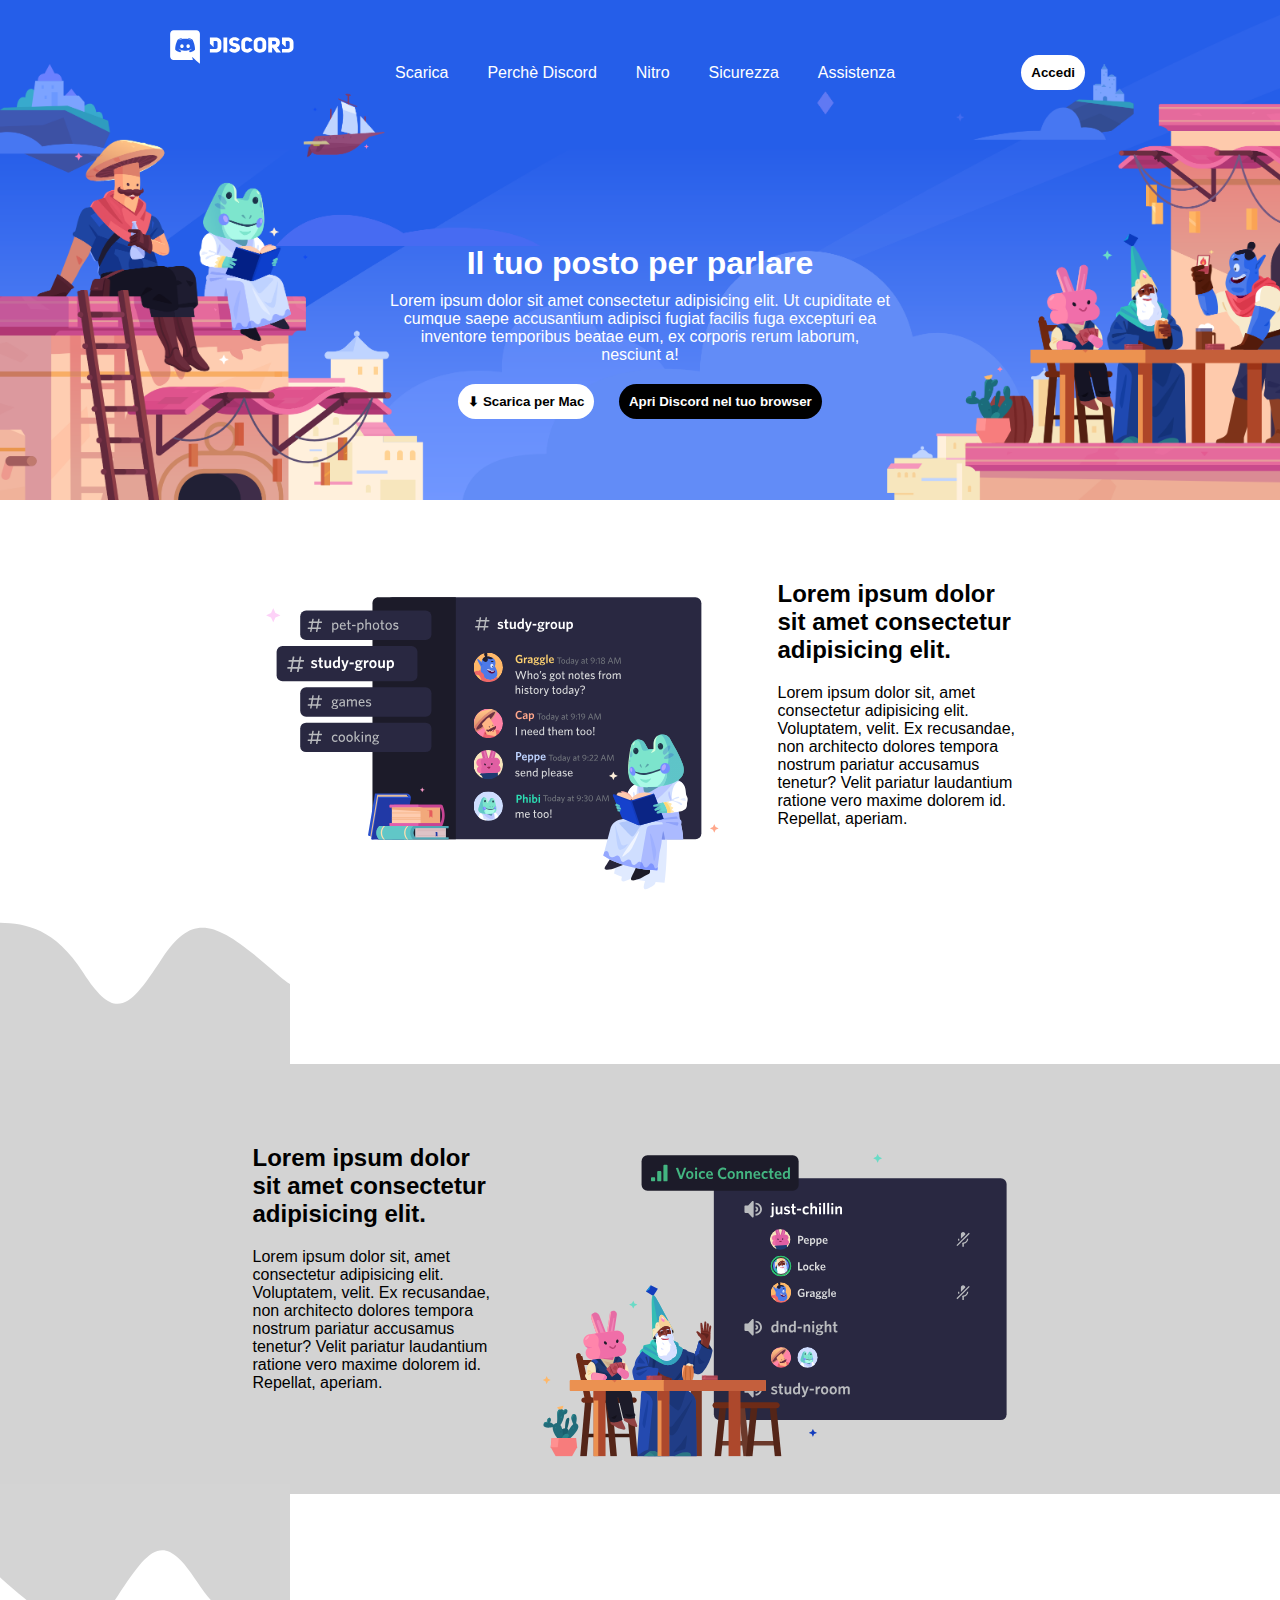
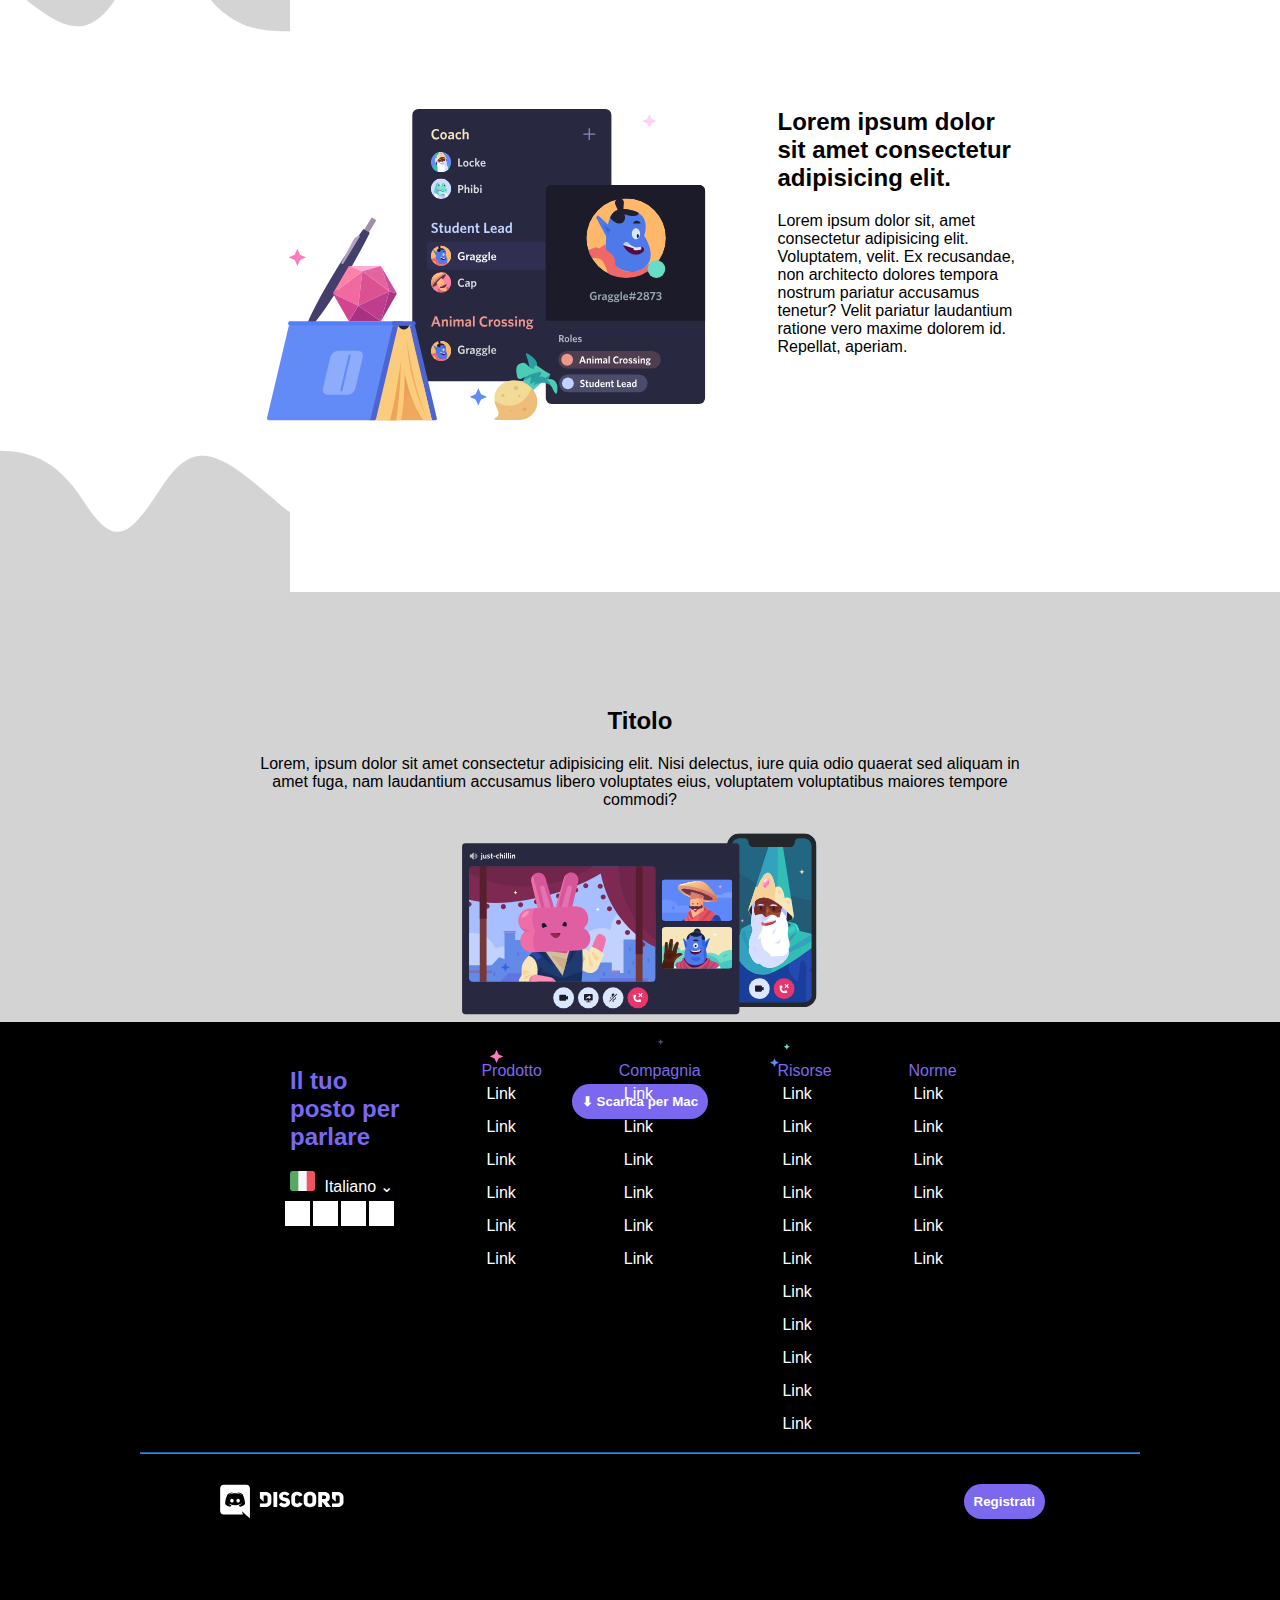
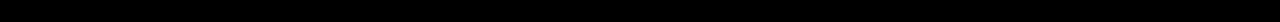
<file: index.html>
<!DOCTYPE html>
<html lang="it">
<head>
    <meta charset="UTF-8">
    <meta http-equiv="X-UA-Compatible" content="IE=edge">
    <meta name="viewport" content="width=device-width, initial-scale=1.0">
    <title>Discord</title>

    <link rel="stylesheet" href="css/default.css">
    <link rel="stylesheet" href="css/style.css">

</head>

<body>
    <header>
        <!--logo nav accedi-->
        <nav>
            <div class="container-center" id="nav-interno">
                <div id="logo">
                    <img src="img/logo.svg" alt="logo" class="hover">
                </div>

                <div id="link">
                    <ul>
                        <li>
                            <a href="">Scarica</a>
                        </li>
                        <li>
                            <a href="">Perchè Discord</a>
                        </li>
                        <li>
                            <a href="">Nitro</a>
                        </li>
                        <li>
                            <a href="">Sicurezza</a>
                        </li>
                        <li>
                            <a href="">Assistenza</a>
                        </li>
                    </ul>
                </div>

                <div id="login">
                    <a href="bonus/login-bonus.html"> <button class="white-btn"> Accedi</button> </a>
                </div>

            </div>
        </nav>
        <!--/logo nav accedi-->
        
        <section class="container-center" id="intro">
            <div class="intro-flex">
                <h1>Il tuo posto per parlare</h1>
                <p>Lorem ipsum dolor sit amet consectetur adipisicing elit. Ut cupiditate et cumque saepe accusantium adipisci fugiat facilis fuga excepturi ea inventore temporibus beatae eum, ex corporis rerum laborum, nesciunt a!</p>
                <div>
                    <button class="white-btn">&#11015; Scarica per Mac</button>
                    <button class="black-btn"> Apri Discord nel tuo browser</button>
                </div>
            </div>
        </section>
    </header>
<!--/header-->

    <main>
        <!--sezione1-->
        <section>
            <div class="sezioni ">
                <img src="img/item1.svg" alt="img1">
                <div>
                    <h2>Lorem ipsum dolor sit amet consectetur adipisicing elit. </h2>
                    <p>Lorem ipsum dolor sit, amet consectetur adipisicing elit. Voluptatem, velit. Ex recusandae, non architecto dolores tempora nostrum pariatur accusamus tenetur? Velit pariatur laudantium ratione vero maxime dolorem id. Repellat, aperiam.</p>
                </div>
            </div>
        </section>
        <!--/sezione1-->
        <img src="img/wave.svg" alt="wave" class="wave">
        <!--sezione2-->
        <section>
            <div class="sezioni ">
                <div>
                    <h2>Lorem ipsum dolor sit amet consectetur adipisicing elit. </h2>
                    <p>Lorem ipsum dolor sit, amet consectetur adipisicing elit. Voluptatem, velit. Ex recusandae, non architecto dolores tempora nostrum pariatur accusamus tenetur? Velit pariatur laudantium ratione vero maxime dolorem id. Repellat, aperiam.</p>
                </div>
                <img src="img/item2.svg" alt="img2">
            </div>
        </section>
         <!--/sezione2-->
         <img src="img/wave.svg" alt="wave" class="wave-rotate">
         <!--sezione3-->
        <section>
            <div class="sezioni ">
                <img src="img/item3.svg" alt="img3">
                <div>
                    <h2>Lorem ipsum dolor sit amet consectetur adipisicing elit. </h2>
                    <p>Lorem ipsum dolor sit, amet consectetur adipisicing elit. Voluptatem, velit. Ex recusandae, non architecto dolores tempora nostrum pariatur accusamus tenetur? Velit pariatur laudantium ratione vero maxime dolorem id. Repellat, aperiam.</p>
                </div>
            </div>
        </section>
         <!--/sezione3-->
         <img src="img/wave.svg" alt="wave" class="wave">
          <!--sezione4-->
        <section>
            <div id="sez4">
                <h2>Titolo</h2>
                <p>Lorem, ipsum dolor sit amet consectetur adipisicing elit. Nisi delectus, iure quia odio quaerat sed aliquam in amet fuga, nam laudantium accusamus libero voluptates eius, voluptatem voluptatibus maiores tempore commodi?</p>
                <img src="img/item4-big.svg" alt="img4">
                <div>
                    <p id="stelline">Pronto a iniziare la tua avventura?</p>
                </div>
                
                <button class="blue-btn">&#11015; Scarica per Mac</button>
            </div>
        </section>
         <!--/sezione4-->
    </main>
    <!--fine corpo principale-->
    <!--footer, contatti e link-->
    <footer>
        <div class="container-center">
            <!--prima parte footer-->
            <div class="footer-flex-top">
                <!--contatti-->
                <div id="left-footer-top">
                    <h2>Il tuo posto per parlare</h2>
                    <div>
                        <img src="img/ita.png" alt="it">
                        <span id="span-footer-white" class="hover">Italiano &#8964;</span> 
                    </div>
                    <div class="flogo-flex">
                        <div class="famous-logo hover"></div>
                        <div class="famous-logo hover"></div>
                        <div class="famous-logo hover"></div>
                        <div class="famous-logo hover"></div>
                    </div>
                   
                </div>
                <!--footer-links-->
                <ul id="footer-link" class="flex-list">
                    <!--prodotto-->
                    <li >
                        <span class="list-title">Prodotto</span>
                        <ul id="footer-list" class="li-col">
                            <li class="cell""><a href="">Link</a></li>
                            <li class="cell""><a href="">Link</a></li>
                            <li class="cell""><a href="">Link</a></li>
                            <li class="cell""><a href="">Link</a></li>
                            <li class="cell""><a href="">Link</a></li>
                            <li class="cell""><a href="">Link</a></li>
                        </ul>
                    </li>
                    <!--compagnia-->
                    <li>
                        <span class="list-title">Compagnia</span>
                        <ul id="footer-list" class="li-col">
                            <li class="cell"><a href="">Link</a></li>
                            <li class="cell"><a href="">Link</a></li>
                            <li class="cell"><a href="">Link</a></li>
                            <li class="cell"><a href="">Link</a></li>
                            <li class="cell"><a href="">Link</a></li>
                            <li class="cell"><a href="">Link</a></li>
                        </ul>
                    </li>
                    <!--Risorse-->
                    <li>
                        <span class="list-title">Risorse</span>
                        <ul id="footer-list" class="li-col">
                            <li class="cell""><a href="">Link</a></li>
                            <li class="cell""><a href="">Link</a></li>
                            <li class="cell""><a href="">Link</a></li>
                            <li class="cell""><a href="">Link</a></li>
                            <li class="cell""><a href="">Link</a></li>
                            <li class="cell""><a href="">Link</a></li>
                            <li class="cell""><a href="">Link</a></li>
                            <li class="cell""><a href="">Link</a></li>
                            <li class="cell""><a href="">Link</a></li>
                            <li class="cell""><a href="">Link</a></li>
                            <li class="cell""><a href="">Link</a></li>
                        </ul>
                    </li>
                    <!--norme-->
                    <li>
                        <span class="list-title">Norme</span>
                        <ul id="footer-list" class="li-col">
                            <li class="cell""><a href="">Link</a></li>
                            <li class="cell""><a href="">Link</a></li>
                            <li class="cell""><a href="">Link</a></li>
                            <li class="cell""><a href="">Link</a></li>
                            <li class="cell""><a href="">Link</a></li>
                            <li class="cell""><a href="">Link</a></li>
                        </ul>
                    </li>
                </ul>
            </div>  

            <hr>

            <!--seconda parte-->
            <div class="footer-bottom-flex">
                <img src="img/logo.svg" alt="logo" class="hover">
                <a href="bonus/registrati-bonus.html"> <button class="blue-btn">Registrati</button> </a>
            </div>

        </div>
    </footer>

</body>
</html
</file>
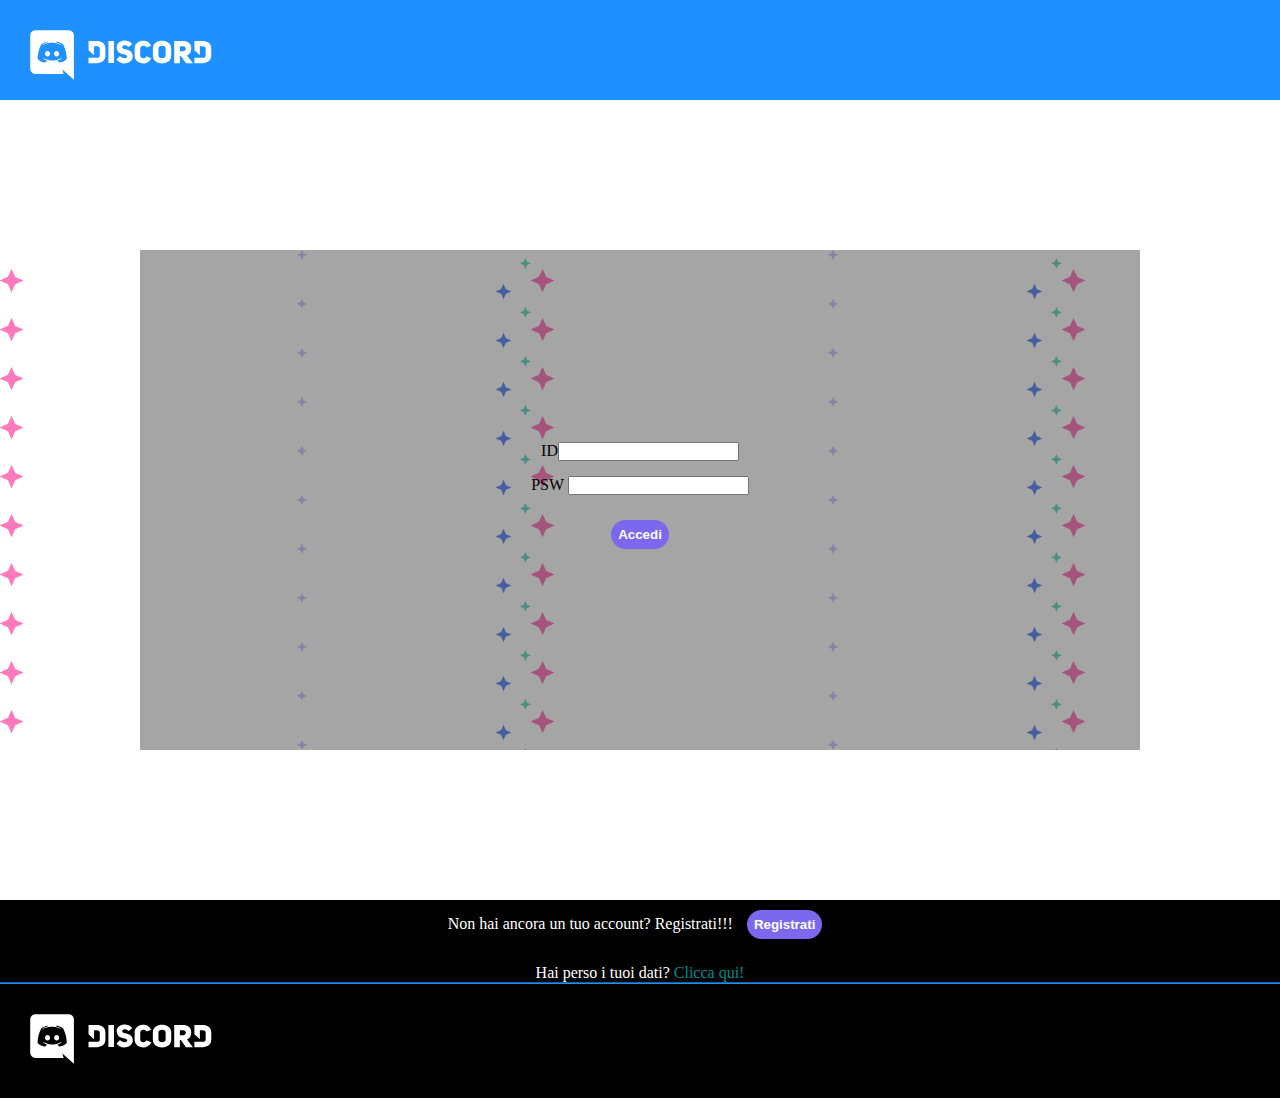
<file: bonus/login-bonus.html>
<!DOCTYPE html>
<html lang="it">
<head>
    <meta charset="UTF-8">
    <meta http-equiv="X-UA-Compatible" content="IE=edge">
    <meta name="viewport" content="width=device-width, initial-scale=1.0">
    <title>Discord login</title>

    <link rel="stylesheet" href="css/default.css">
    <link rel="stylesheet" href="css/style.css">

</head>

<body>
    <!--logo/link home-->
    <header>
        <img src="img/logo.svg" alt="logo">
    </header>
    <!--/logo/link home-->
    <!--sezione accedi-->
    <main>
        <div class="flex-main">
            <span>
                ID<input type="text">
            </span>
            <span>
                PSW <input type="password" name="" id="">
            </span> 
            <button>Accedi</button>
        </div>
    </main>
    <!--/sezione accedi-->


    <footer>
        <div class="flex-footer">
            <div>
                <span>Non hai ancora un tuo account? Registrati!!!</span>
                <button>Registrati</button>
            </div>
            <div>
                <span>Hai perso i tuoi dati? </span>
                <a href="">Clicca qui!</a>
            </div>
        </div>

        <hr>

        <img src="img/logo.svg" alt="logo">

    </footer>
    
</body>
</html>
</file>
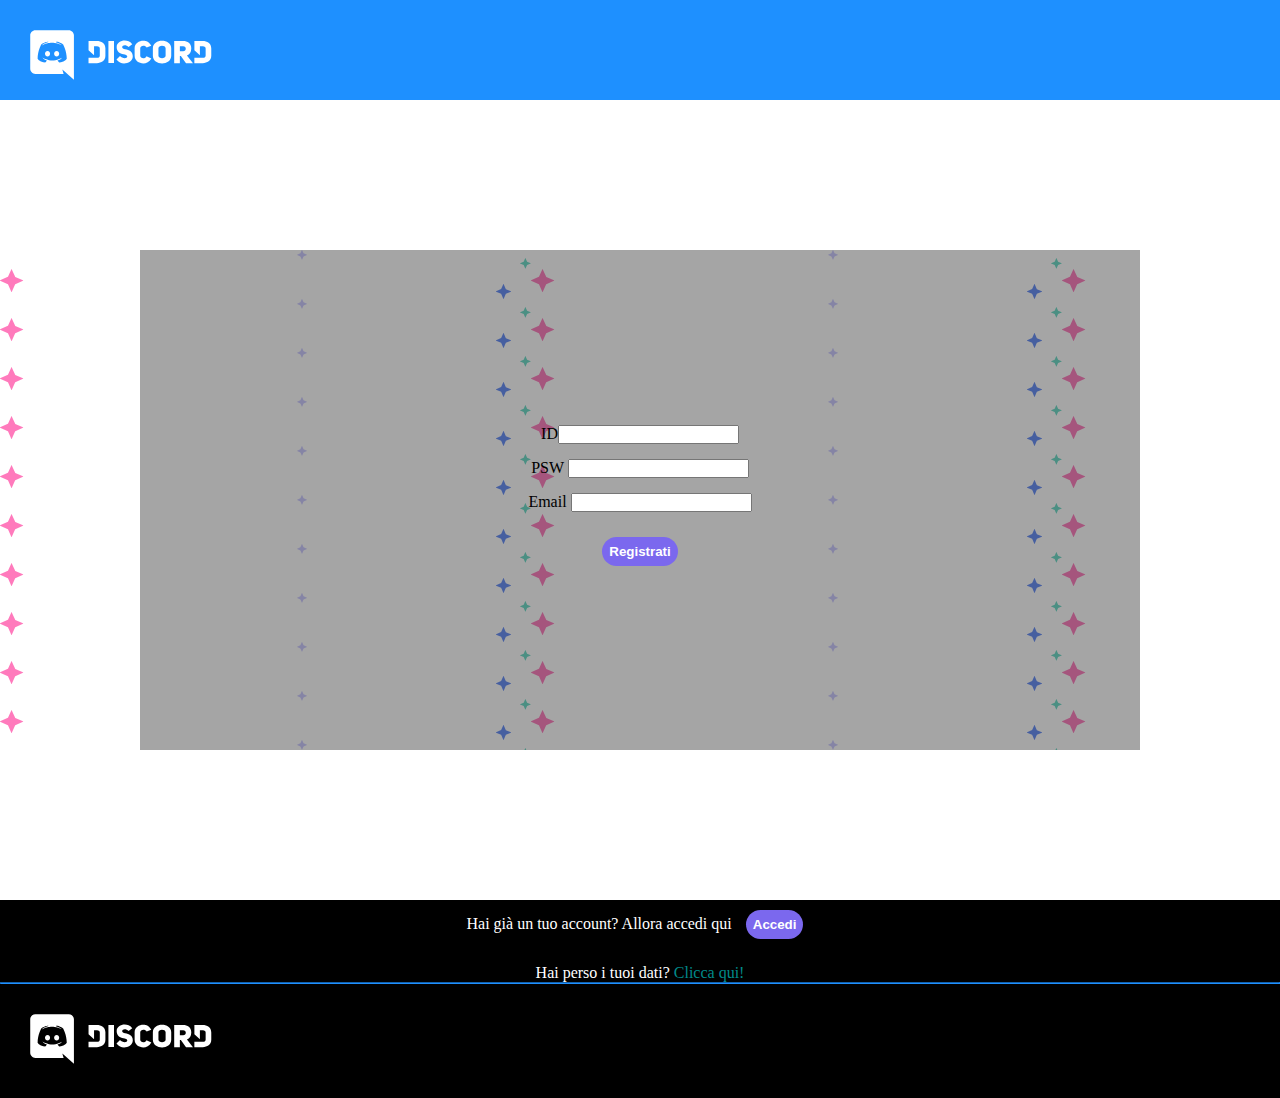
<file: bonus/registrati-bonus.html>
<!DOCTYPE html>
<html lang="it">
<head>
    <meta charset="UTF-8">
    <meta http-equiv="X-UA-Compatible" content="IE=edge">
    <meta name="viewport" content="width=device-width, initial-scale=1.0">
    <title>Discord Registrati</title>

    <link rel="stylesheet" href="css/default.css">
    <link rel="stylesheet" href="css/style.css">

</head>

<body>
    <!--logo/link home-->
    <header>
        <a href="../index.html"> <img src="img/logo.svg" alt="logo"> </a> 
    </header>
    <!--/logo/link home-->
    <!--sezione accedi-->
    <main>
        <div class="flex-main">
            <span>
                ID<input type="text">
            </span>
            <span>
                PSW <input type="password" name="" id="">
            </span>
            <span>
                Email <input type="email">
            </span> 
            <button>Registrati</button>
        </div>
    </main>
    <!--/sezione accedi-->


    <footer>
        <div class="flex-footer">
            <div>
                <span>Hai già un tuo account? Allora accedi qui</span>
                <a href="login-bonus.html"> <button>Accedi</button> </a>
            </div>
            <div>
                <span>Hai perso i tuoi dati? </span>
                <a href="">Clicca qui!</a>
            </div>
        </div>

        <hr>

        <a href="../index.html"> <img src="img/logo.svg" alt="logo"> </a>

    </footer>
    
</body>
</html>
</file>
<file: css/default.css>
*{
margin:0;
padding:0;
box-sizing: border-box;
}

.debug *{
    border: 1px dotted red;
    
}
</file>
<file: css/style.css>
.container-center{
    max-width: 1000px;
    margin-left: auto;
    margin-right: auto;
}


body{
    font-family: sans-serif;
}

header{
    background-image: url("../img/jumbo.png");
    background-size: cover;
    height: 500px; 
   
}

footer{
    background-color: black;
    width: 100%;
    height: 500px;
}

h2{
    margin-bottom: 20px;
}

#nav-interno{
    display: flex;
    flex-direction: row;
    justify-content: space-between;


}


#nav-interno ul{
    list-style-type: none;
}

#logo {
   
   
   padding:30px;
}

#link{
    display: flex;
    align-items: stretch;
}

#link ul{
    display: flex;
    flex-direction: row;
    align-items: center;
    gap: 25px;
 }

 #link li{
   
    text-align: center;
    padding:7px;
    /*test*/
 }

 #link a{
    color: white;
    text-decoration: none;
}

#link a:hover{
    color: purple;
}

 #login {
    padding:40px;
 }

 button{
    border-radius: 20px;
    border: none;
    padding:10px;
    font-weight: bold;
    margin: 15px;
 }

 button:hover{
    cursor: pointer;
 }

 #intro{
    max-width: 700px;
    height: 350px;
    text-align: center;
    padding:50px;
    

 }
 
 .intro-flex{
    display: flex;
    flex-direction: column;
    align-items: center;
    gap:10px;
    

    padding:50px;
 }

 #intro h1{
   
    color: white;
    text-align: center;
 }

 #intro p{
    color: white;
    text-align: center;
 }

 #intro button{

    text-align: center;
    margin:10px;
   
 }

 main section{
    width: 100%;
    height: 430px;
   

 }

 .sezioni{
    display: flex;
    justify-content: space-around;
    align-items: center;

    width: 800px;
    height: 430px;
    margin-left: auto;
    margin-right: auto;

 }

.sezioni img{
    width: 500px;
    height: 500px;
    
}

.sezioni div{
    width: 250px;
    height: 300px;
   
}

section{
    padding: 15px;
}

#sez4{
    display: flex;
    flex-direction: column;
    justify-content: space-around;
    align-items: center;
    width: 800px;
    height: 430px;
    margin-left: auto;
    margin-right: auto;
    
    padding: 100px 20px;
    

}

#sez4 div{
    display: flex;
    flex-direction: column;
    justify-content: space-around;
    align-items: center;
}

#sez4 p{
   text-align: center;

}

#sez4 img{
    width: 900px;
    height: 230px;
    
    
}

#stelline{
    background-image: url("../img/stars.svg");
    background-size:contain;
    width: 300px;
    height: 30px; 
    
}

footer{
   height: 600px;
}

#left-footer-top{
    display: flex;
    flex-direction: column;
    gap:5px;

    width: 15%;
    height:280px;
    
}

footer h2{
    color: mediumslateblue;
    margin-bottom: 5px;
    padding: 5px;
}

#left-footer-top img{
    width: 25px;
    height: 20px;
    margin: 5px;
    vertical-align: bottom;
}

#footer-link{

    width: 60%;
    height: 350px;
   
    list-style-type: none;
}

.footer-flex-top{
    display: flex;
    flex-direction: row;
    justify-content:center;
    gap:20px;

    padding:40px;
    
}

.cell{
    
    padding: 5px;
    
    
}

.cell a{
    color: white;
    text-decoration: none;
}

.cell a:hover{
    color: purple;
}

#footer-list{
    list-style-type: none;

    
}
.flex-list{
    display: flex;
    flex-direction: row;
    justify-content: space-around;
    
}

footer hr{
    border-color: dodgerblue;
    margin-bottom: 10px;
}

.footer-bottom-flex{
    display: flex;
    flex-direction: row;
    justify-content: space-between;

    padding:5px 80px 20px 80px ;

   
}



.li-col{
    display: flex;
    flex-direction: column;
    gap: 5px;
    
    

}

.white-btn{
    background-color: white;
    color:black;

}

.black-btn{
   background-color: black;
   color: white;
}

.blue-btn{
    background-color:mediumslateblue;
    color:white;
    margin-bottom: 15px;
}

main section:nth-of-type(even){
    background-color: lightgrey;
}

.list-title{
    color: mediumslateblue;

}

#span-footer-white{
    color: white;
}

.famous-logo{
    background-color: white;
    width: 25px;
    height: 25px;
        
}

.flogo-flex{
    display: flex;
    flex-direction: row;
    gap: 3px;
}

.wave{
    margin:-10px;
    padding: 0px;
    filter: invert(83%);
}

.wave-rotate{
    margin:-10px;
    padding: 0px;
    filter: invert(83%);
    transform: rotate(180deg);

}

.hover:hover{
    cursor: pointer;
}
</file>
<file: bonus/css/default.css>
*{
margin:0;
padding:0;
box-sizing: border-box;
}

.debug *{
    border: 1px dotted red;
    
}
</file>
<file: bonus/css/style.css>
header{
    background-color: dodgerblue;
    height: 100px;
}

img{
    width: 150;
    height: 50px;

    margin:30px;

}

img:hover{
    cursor: pointer;
}

main{
    background-image: url("../img/stars.svg");
   
}

.flex-main{
    display: flex;
    flex-direction: column;
    justify-content: center;
    align-items:center;
    gap:15px;

    width: 1000px;
    height: 500px;
    margin-left: auto;
    margin-right: auto;
    margin-top: 150px;
    margin-bottom: 150px;
    background-color: rgba(30,30,30,0.4);
}

button{
    

    background-color: mediumslateblue;
    color: white;
    font-weight: bold;
    border: none;
    border-radius: 15px;

    margin: 10px;
    padding:7px;
}

footer{
    background-color: black;
    color: white;

}

footer hr{
    border-color: dodgerblue;
}

.flex-footer{
    display: flex;
    flex-direction: column;
    justify-items: space-around;
    align-items: center;
    gap: 15px;
}

footer a{
    color: darkcyan;
    text-decoration: none;
}

footer a:hover{
    color: yellow;
}

button:hover{
    cursor: pointer;
}
</file>
